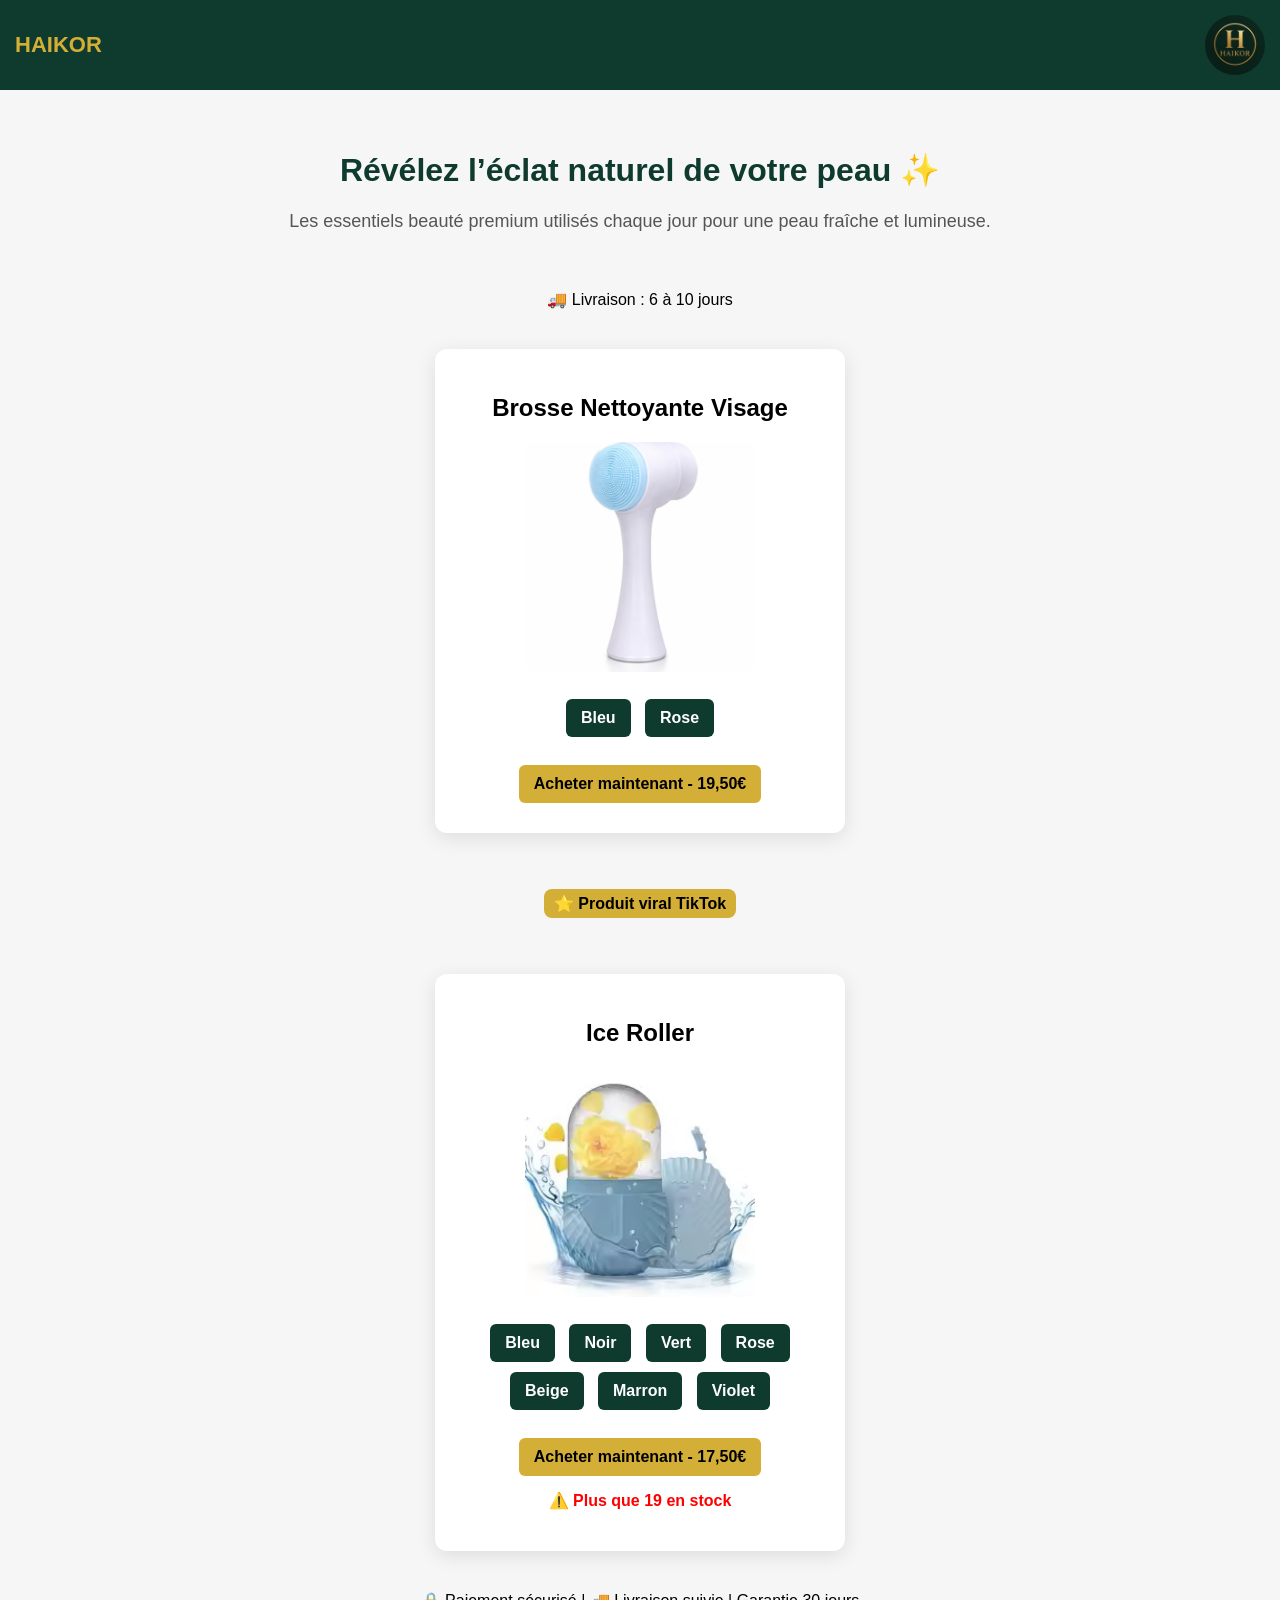
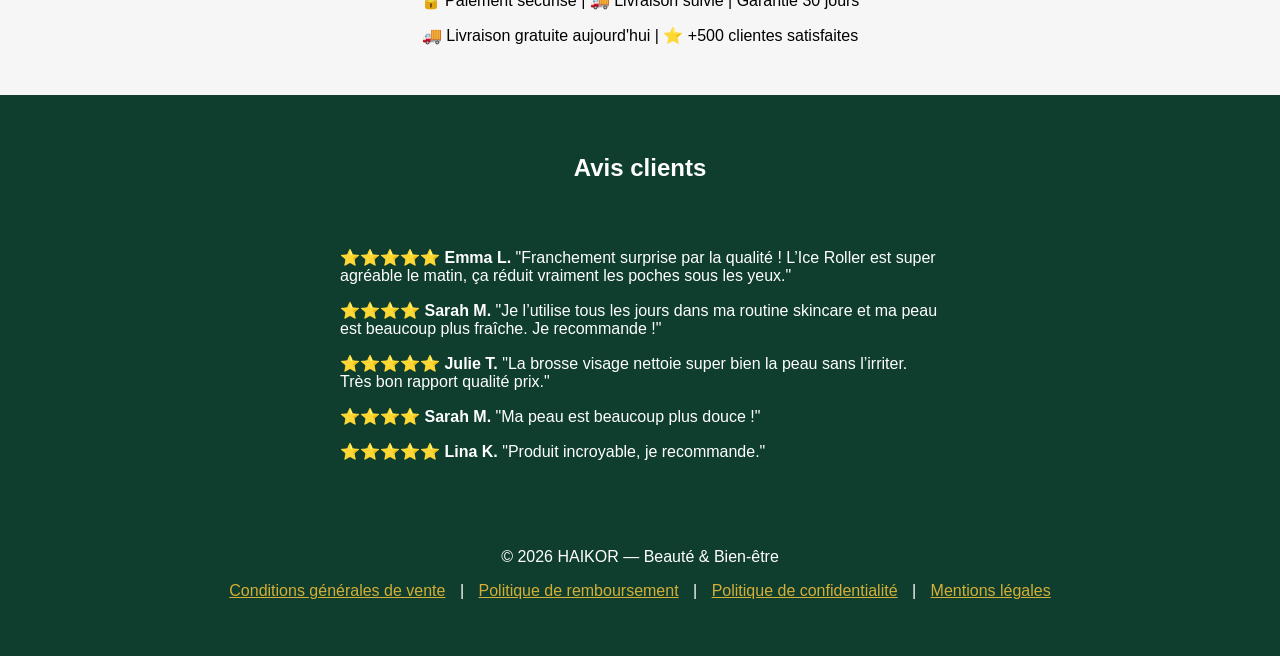
<file: index.html>
<!DOCTYPE html>
<html lang="fr">
<head>
<meta charset="UTF-8">
<meta name="viewport" content="width=device-width, initial-scale=1.0">

<title>HAIKOR - Beauté Premium</title>
<link rel="stylesheet" href="style.css">
<style>

:root{
--green:#0f3b2e;
--gold:#d4af37;
--bg:#f6f6f6;
}

body{
margin:0;
font-family:Arial;
background:var(--bg);
text-align:center;
}

/* ===== HEADER ===== */
header{
background:var(--green);
padding:15px;
display:flex;
justify-content:space-between;
align-items:center;
}

.logo{
height:60px;
}

.brand{
color:var(--gold);
font-size:22px;
font-weight:bold;
}

/* ===== HERO ===== */
.hero{
padding:40px 20px;
}

.hero h1{
color:var(--green);
}

.tagline{
font-size:18px;
color:#555;
}

/* ===== PRODUITS ===== */
.product{
background:white;
margin:40px auto;
padding:25px;
width:360px;
border-radius:12px;
box-shadow:0 5px 20px rgba(0,0,0,0.1);
}

.product img{
width:230px;
height:230px;
object-fit:cover;
border-radius:10px;
}

button{
background:var(--green);
color:white;
border:none;
padding:10px 15px;
margin:5px;
border-radius:6px;
cursor:pointer;
font-weight:bold;
}

.buy{
background:var(--gold);
color:black;
font-size:16px;
}

button:hover{
transform:scale(1.05);
}

footer{
margin-top:60px;
padding:20px;
background:var(--green);
color:white;
}

</style>
</head>

<body>

<header>
<div class="brand">HAIKOR</div>
<img src="logo.png" class="logo" style="border-radius:50%;">
</header>

<div class="hero">
<h1>Révélez l’éclat naturel de votre peau ✨</h1>
<p class="tagline">
Les essentiels beauté premium utilisés chaque jour pour une peau fraîche et lumineuse.
</p>
</div>
🚚 Livraison : 6 à 10 jours
<!-- ========= BROSSE ========= -->
<div class="product">

<h2>Brosse Nettoyante Visage</h2>

<img id="brosseImage" src="brosse_bleu.jpg">

<br><br>

<button onclick="changeBrosse('brosse_bleu.jpg','https://buy.stripe.com/fZubIT4Xf4qzeqV0Fgdby08')">Bleu</button>

<button onclick="changeBrosse('brosse_rose.jpg','https://buy.stripe.com/14A9ALahz1en96B73Edby07')">Rose</button>

<br><br>

<a id="brosseBuy" href="https://buy.stripe.com/fZubIT4Xf4qzeqV0Fgdby08">
<button class="buy">Acheter maintenant - 19,50€</button>
</a>

</div>
<p style="background:#d4af37;color:black;padding:5px 10px;border-radius:8px;display:inline-block;font-weight:bold;">
⭐ Produit viral TikTok
</p>

<!-- ========= ICE ROLLER ========= -->
<div class="product">

<h2>Ice Roller</h2>

<img id="rollerImage" src="roller_bleu.jpg">

<br><br>

<button onclick="changeRoller('roller_bleu.jpg','https://buy.stripe.com/8x228j4Xf4qz3MhbjUdby05')">Bleu</button>
<button onclick="changeRoller('roller_noir.jpg','https://buy.stripe.com/8x2cMX4Xf3mv3MhafQdby04')">Noir</button>
<button onclick="changeRoller('roller_vert.jpg','https://buy.stripe.com/9B69ALahz1en1E99bMdby03')">Vert</button>
<button onclick="changeRoller('roller_rose.jpg','https://buy.stripe.com/8x27sDgFX4qz82xfAadby01')">Rose</button>
<button onclick="changeRoller('roller_beige.jpg','https://buy.stripe.com/8x28wH75ncX5dmR9bMdby00')">Beige</button>
<button onclick="changeRoller('roller_marron.jpg','https://buy.stripe.com/14AdR13Tbg9h2Id1Jkdby06')">Marron</button>
<button onclick="changeRoller('roller_violet.jpg','https://buy.stripe.com/3cIfZ961j4qzeqVew6dby02')">Violet</button>

<br><br>

<a id="rollerBuy" href="https://buy.stripe.com/8x228j4Xf4qz3MhbjUdby05">
<button class="buy">Acheter maintenant - 17,50€</button>
</a>
<p class="stock">⚠️ Plus que <span id="stock">17</span> en stock</p>
</div>
<p>🔒 Paiement sécurisé | 🚚 Livraison suivie | Garantie 30 jours</p>
<p>🚚 Livraison gratuite aujourd'hui | ⭐ +500 clientes satisfaites<p>
<footer style="background:#0f3d2e;color:white;text-align:center;padding:40px;margin-top:50px;">

<h2>Avis clients</h2>
<div class="reviews">

<p>⭐⭐⭐⭐⭐  
<strong>Emma L.</strong>  
"Franchement surprise par la qualité ! L’Ice Roller est super agréable le matin, ça réduit vraiment les poches sous les yeux."</p>

<p>⭐⭐⭐⭐  
<strong>Sarah M.</strong>  
"Je l’utilise tous les jours dans ma routine skincare et ma peau est beaucoup plus fraîche. Je recommande !"</p>

<p>⭐⭐⭐⭐⭐  
<strong>Julie T.</strong>  
"La brosse visage nettoie super bien la peau sans l’irriter. Très bon rapport qualité prix."</p>

<p>⭐⭐⭐⭐ 
<strong>Sarah M.</strong> 
"Ma peau est beaucoup plus douce !"</p>

<p>⭐⭐⭐⭐⭐ 
<strong>Lina K.</strong> 
"Produit incroyable, je recommande."</p>
</div>

<br>

<br>

<p>© 2026 HAIKOR — Beauté & Bien-être</p>

<p>
<a href="cgv.html" style="color:#d4af37;margin:10px;">Conditions générales de vente</a> |
<a href="remboursement.html" style="color:#d4af37;margin:10px;">Politique de remboursement</a> |
<a href="confidentialite.html" style="color:#d4af37;margin:10px;">Politique de confidentialité</a> |
<a href="mentions.html" style="color:#d4af37;margin:10px;">Mentions légales</a>
</p>

</footer>
<script>

function changeBrosse(image,link){
document.getElementById("brosseImage").src=image;
document.getElementById("brosseBuy").href=link;
}

function changeRoller(image,link){
document.getElementById("rollerImage").src=image;
document.getElementById("rollerBuy").href=link;
}

</script>
<script>
let stock = Math.floor(Math.random() * 10) + 10;
document.getElementById("stock").innerText = stock;
</script>
</body>
</html>
</file>
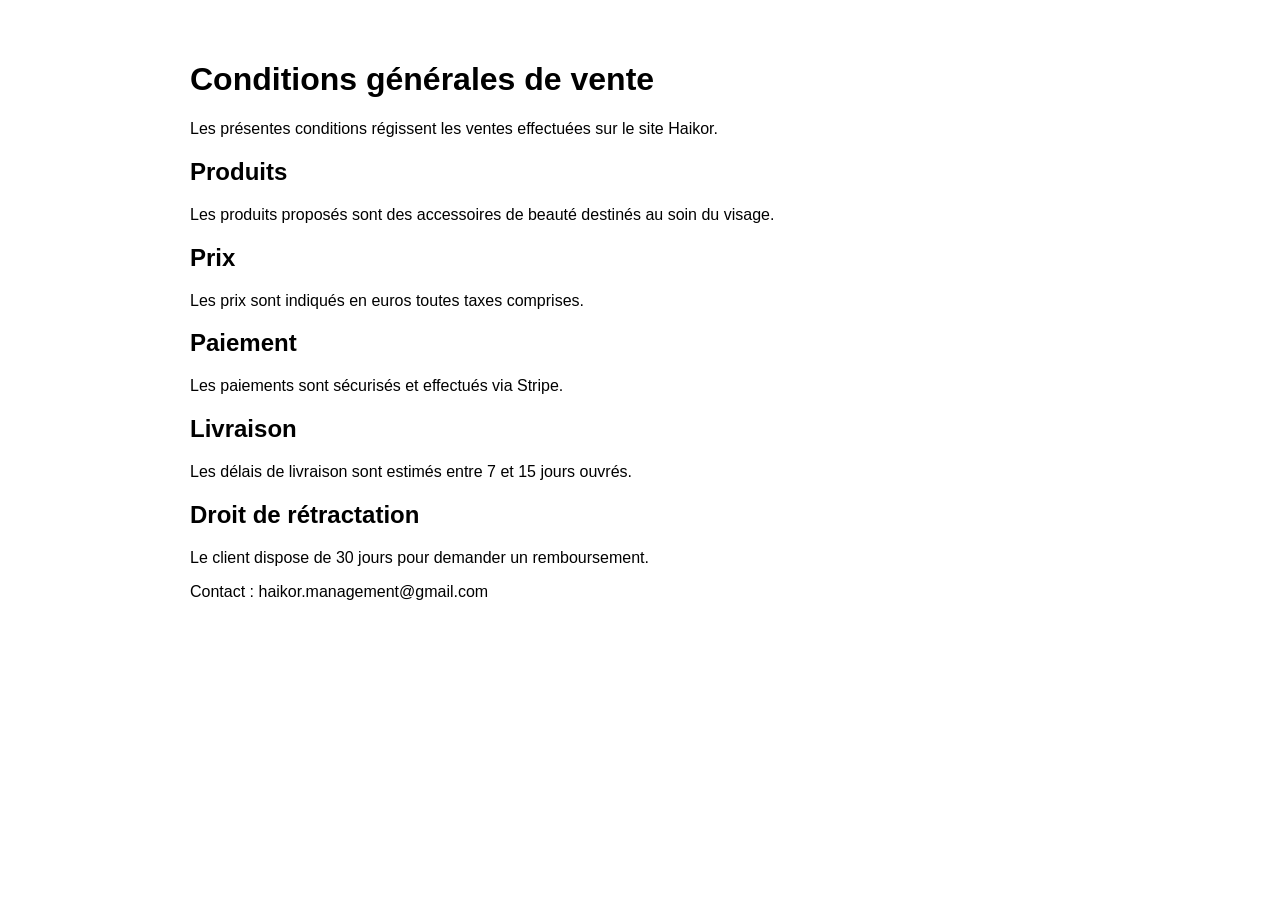
<file: cgv.html>
<!DOCTYPE html>
<html>
<head>
<title>Conditions générales de vente - Haikor</title>
<meta charset="UTF-8">
</head>

<body style="font-family:Arial;padding:40px;max-width:900px;margin:auto;">

<h1>Conditions générales de vente</h1>

<p>Les présentes conditions régissent les ventes effectuées sur le site Haikor.</p>

<h2>Produits</h2>
<p>Les produits proposés sont des accessoires de beauté destinés au soin du visage.</p>

<h2>Prix</h2>
<p>Les prix sont indiqués en euros toutes taxes comprises.</p>

<h2>Paiement</h2>
<p>Les paiements sont sécurisés et effectués via Stripe.</p>

<h2>Livraison</h2>
<p>Les délais de livraison sont estimés entre 7 et 15 jours ouvrés.</p>

<h2>Droit de rétractation</h2>
<p>Le client dispose de 30 jours pour demander un remboursement.</p>

<p>Contact : haikor.management@gmail.com
</p>

</body>
</html>
</file>
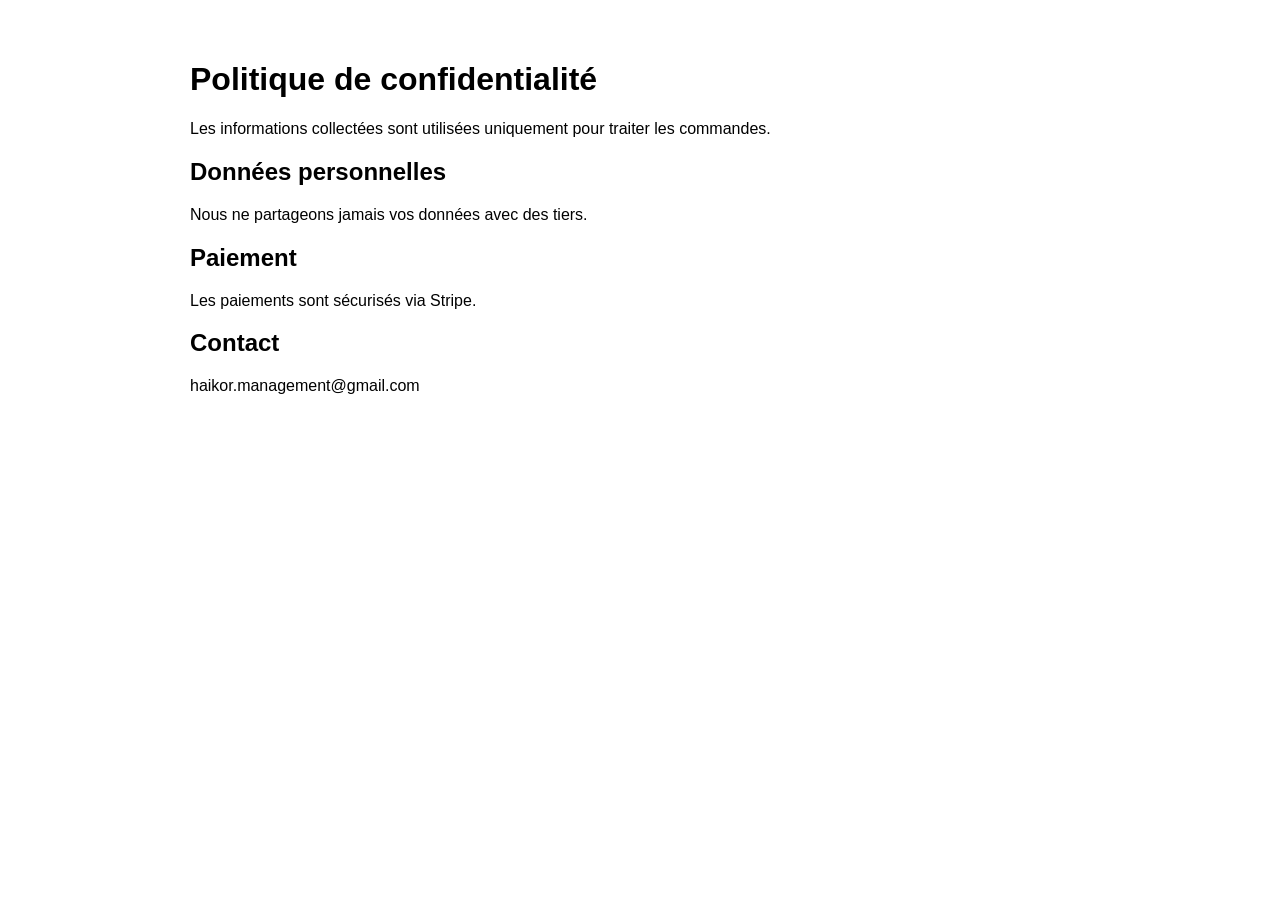
<file: confidentialite.html>
<!DOCTYPE html>
<html>
<head>
<title>Politique de confidentialité - Haikor</title>
<meta charset="UTF-8">
</head>

<body style="font-family:Arial;padding:40px;max-width:900px;margin:auto;">

<h1>Politique de confidentialité</h1>

<p>Les informations collectées sont utilisées uniquement pour traiter les commandes.</p>

<h2>Données personnelles</h2>
<p>Nous ne partageons jamais vos données avec des tiers.</p>

<h2>Paiement</h2>
<p>Les paiements sont sécurisés via Stripe.</p>

<h2>Contact</h2>
<p>haikor.management@gmail.com</p>

</body>
</html>
</file>
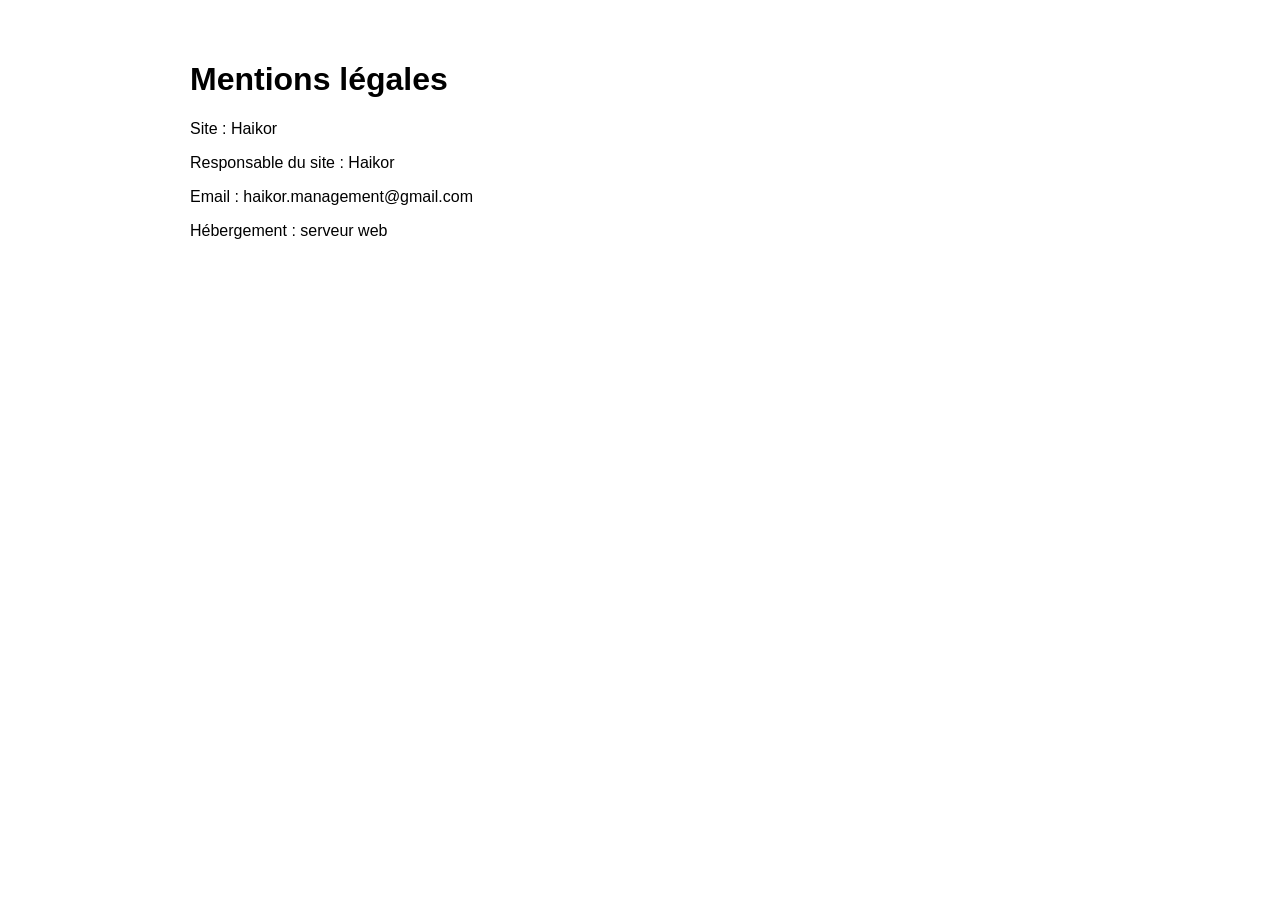
<file: mentions.html>
<!DOCTYPE html>
<html>
<head>
<title>Mentions légales - Haikor</title>
<meta charset="UTF-8">
</head>

<body style="font-family:Arial;padding:40px;max-width:900px;margin:auto;">

<h1>Mentions légales</h1>

<p>Site : Haikor</p>

<p>Responsable du site : Haikor</p>

<p>Email : haikor.management@gmail.com
</p>

<p>Hébergement : serveur web</p>

</body>
</html>
</file>
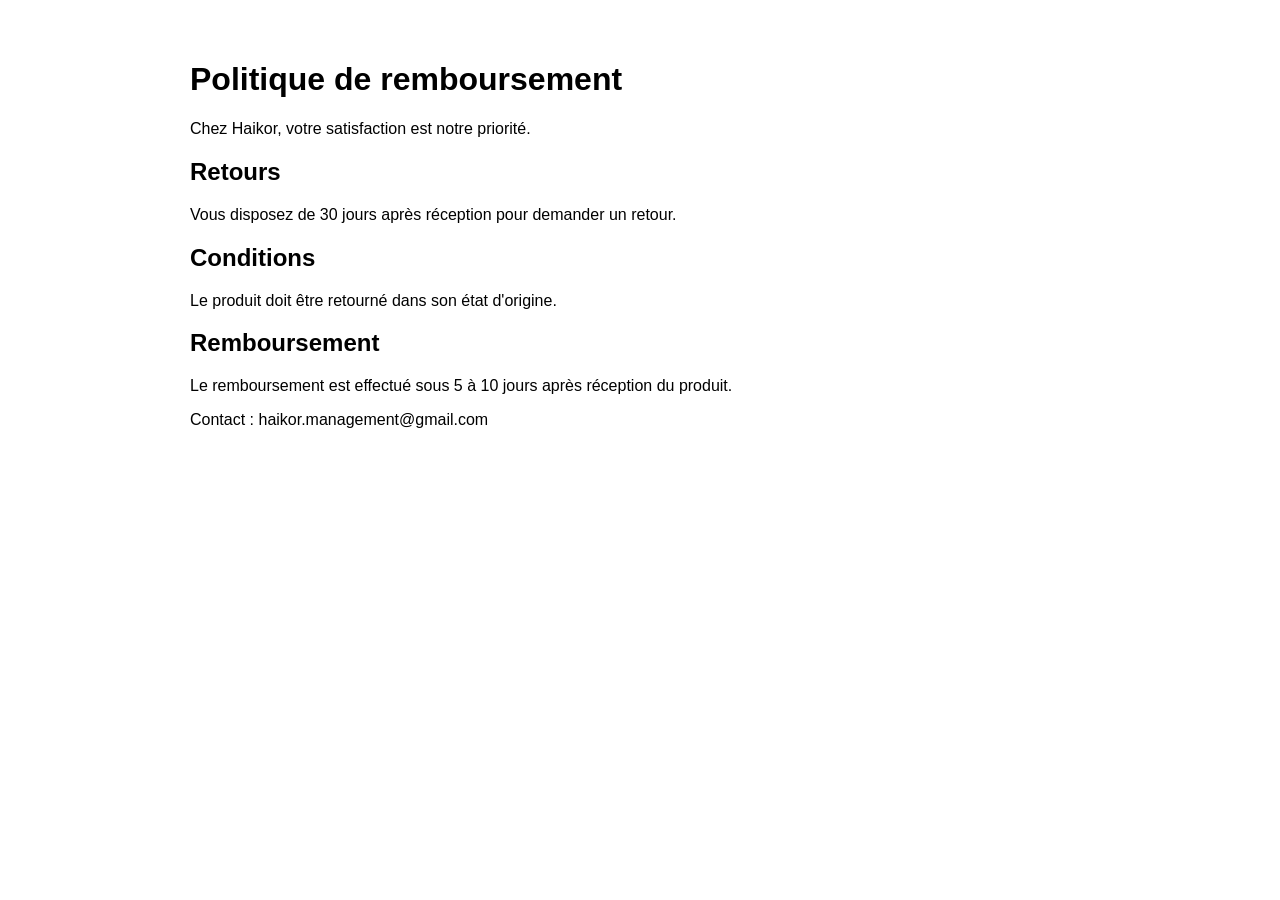
<file: remboursement.html>
<!DOCTYPE html>
<html>
<head>
<title>Politique de remboursement - Haikor</title>
<meta charset="UTF-8">
</head>

<body style="font-family:Arial;padding:40px;max-width:900px;margin:auto;">

<h1>Politique de remboursement</h1>

<p>Chez Haikor, votre satisfaction est notre priorité.</p>

<h2>Retours</h2>
<p>Vous disposez de 30 jours après réception pour demander un retour.</p>

<h2>Conditions</h2>
<p>Le produit doit être retourné dans son état d'origine.</p>

<h2>Remboursement</h2>
<p>Le remboursement est effectué sous 5 à 10 jours après réception du produit.</p>

<p>Contact : haikor.management@gmail.com</p>

</body>
</html>
</file>
<file: style.css>
body{
font-family: Arial, sans-serif;
margin:0;
padding:0;
background:#ffffff;
text-align:center;
}

.top-bar{
background:#ff6fa9;
color:white;
padding:10px;
font-weight:bold;
font-size:14px;
}

.product{
margin:40px;
}

button{
background:#ff6fa9;
color:white;
border:none;
padding:15px 30px;
font-size:16px;
cursor:pointer;
border-radius:5px;
}

button:hover{
opacity:0.9;
}

.stock{
color:red;
font-weight:bold;
margin-top:10px;
}

.trust{
background:#f5f5f5;
padding:30px;
margin-top:40px;
}

.reviews{
background:#0f3d2e;
padding:20px;
margin-top:30px;
text-align:left;
max-width:600px;
margin-left:auto;
margin-right:auto;
border-radius:10px;
}

.reviews p{
margin-bottom:15px;
}
</file>
